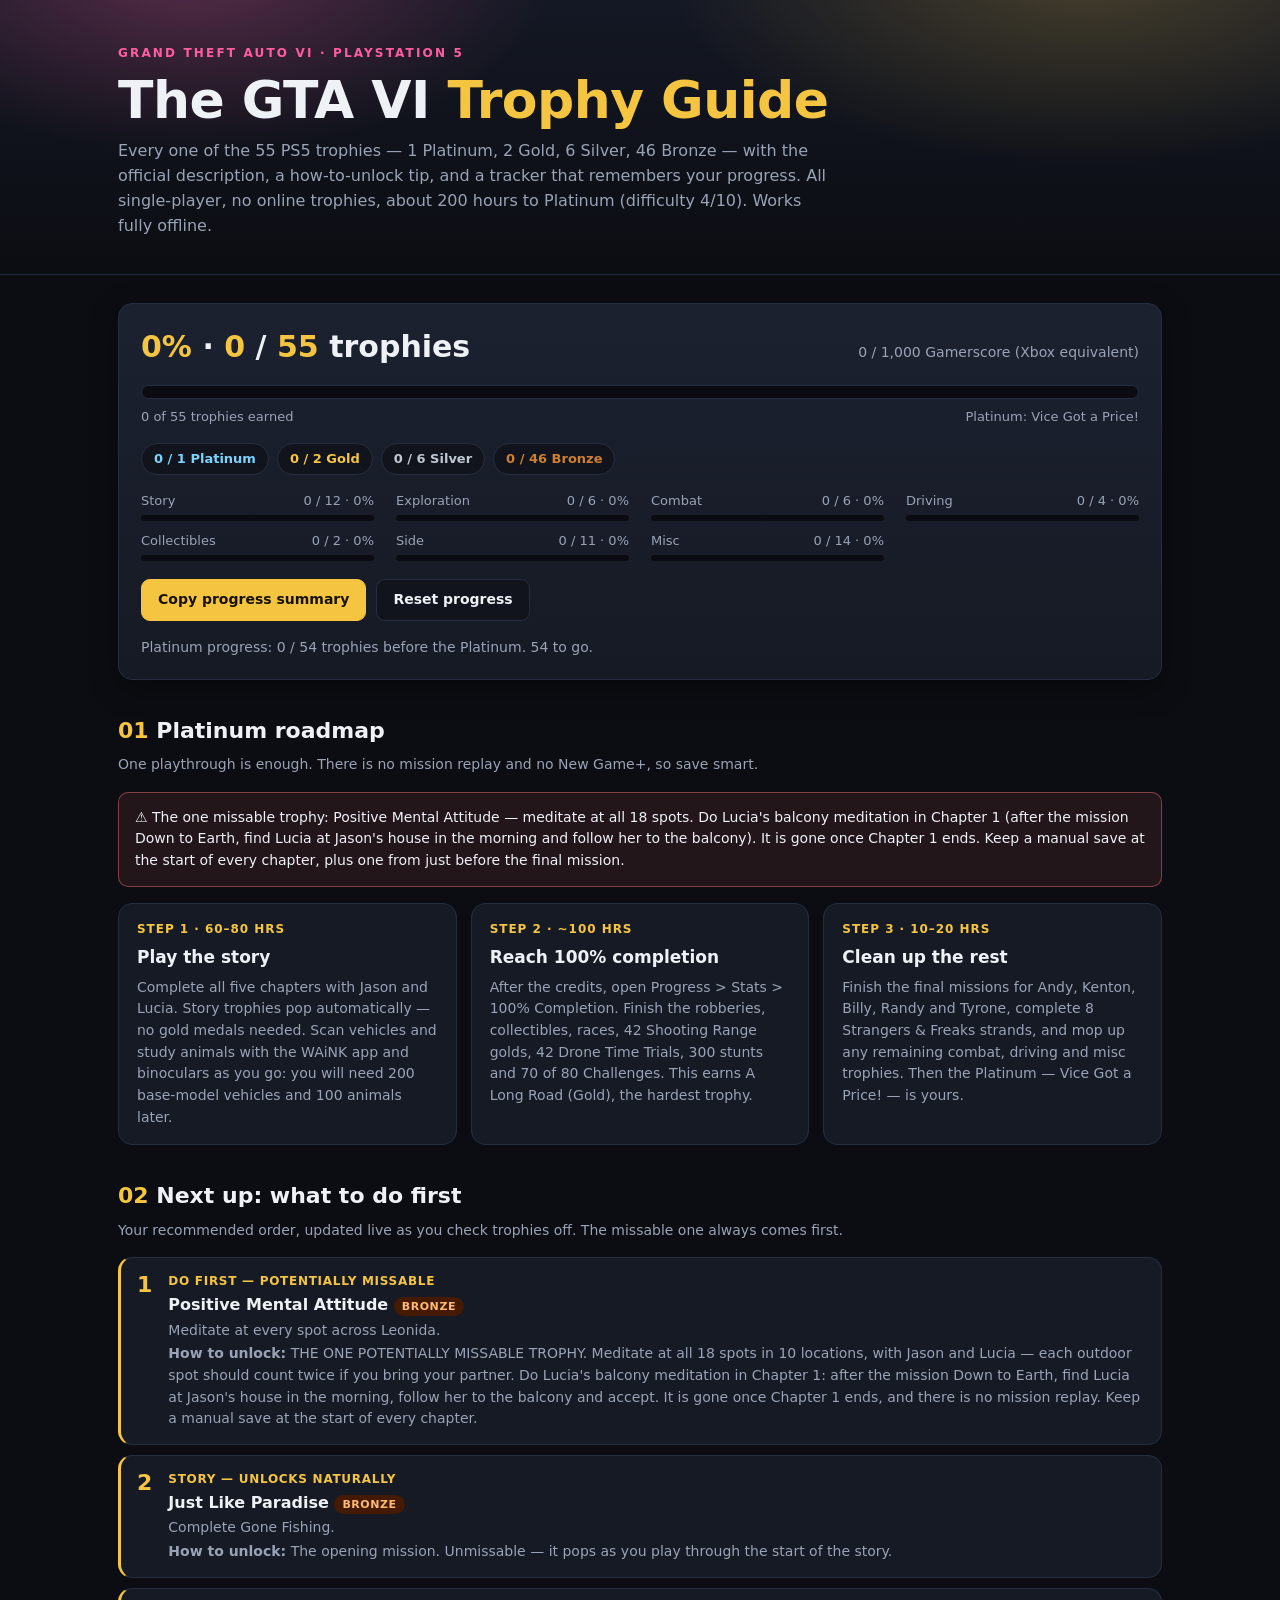
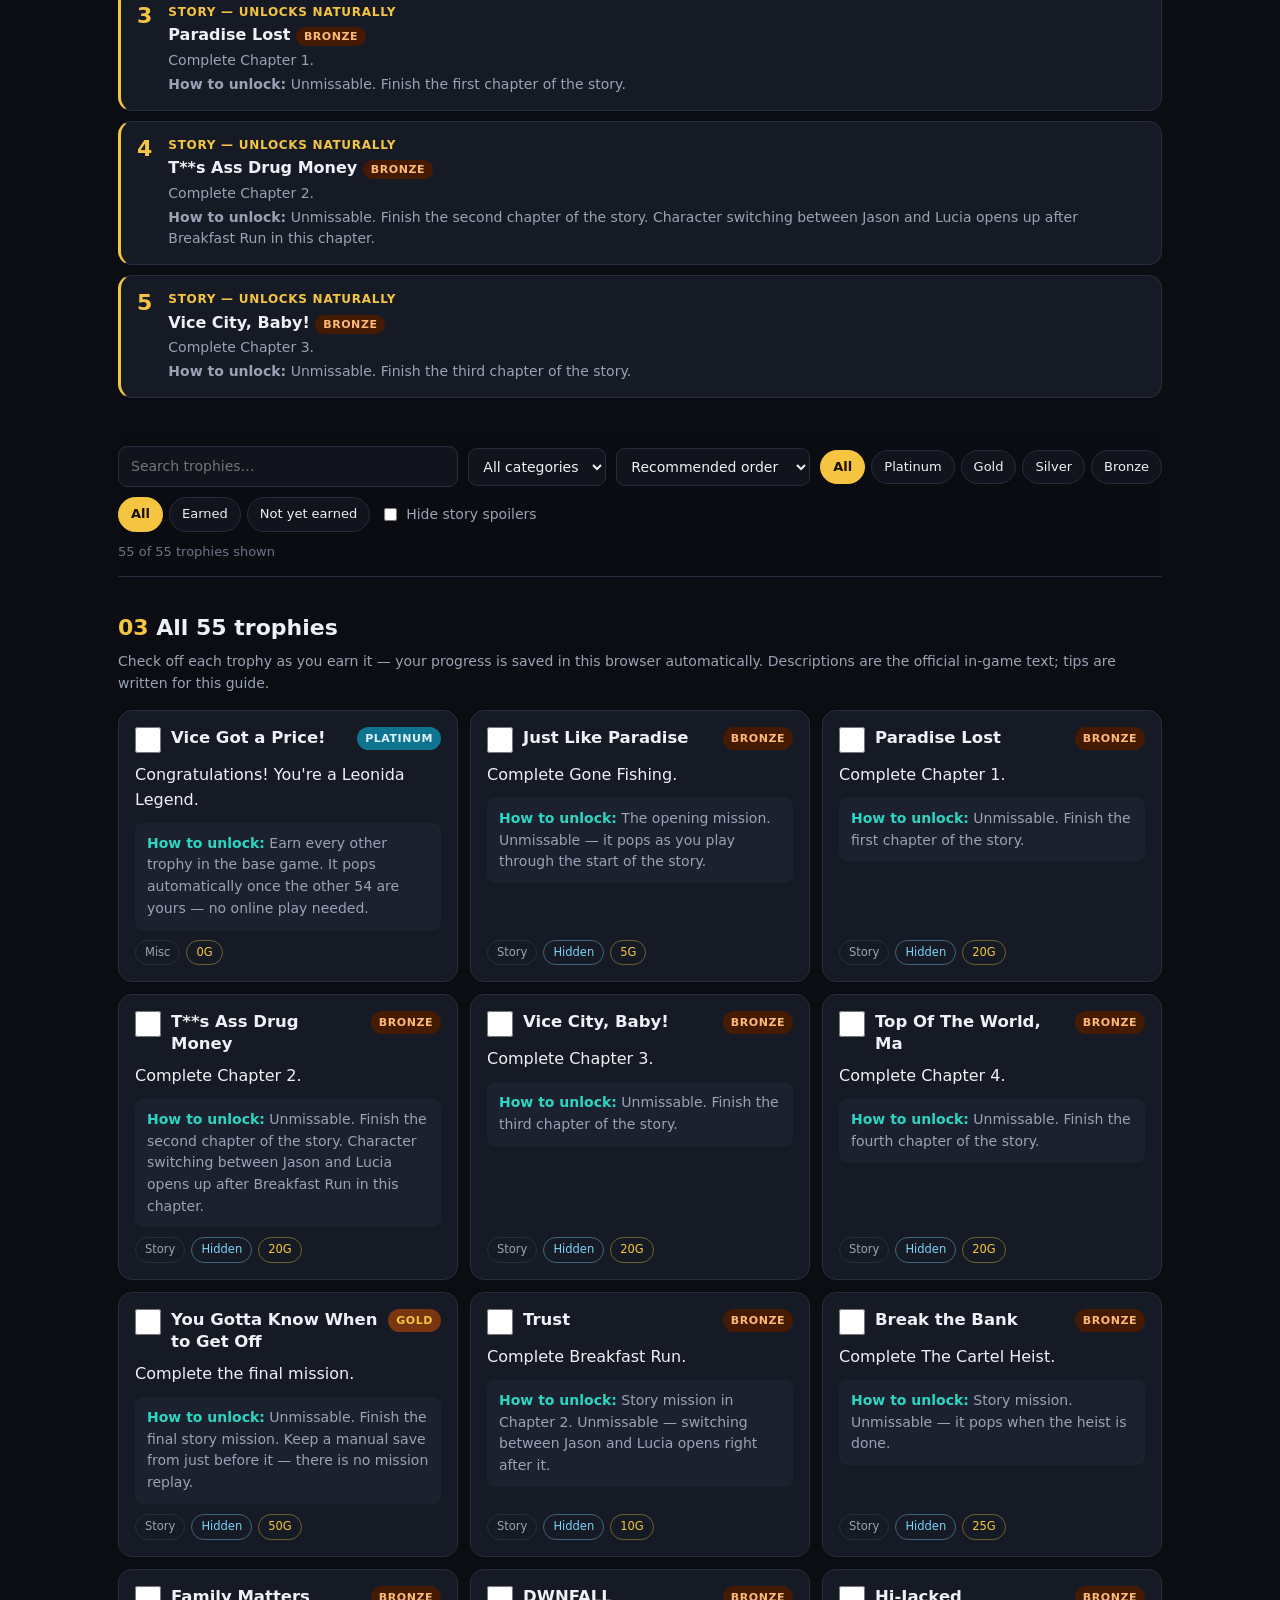
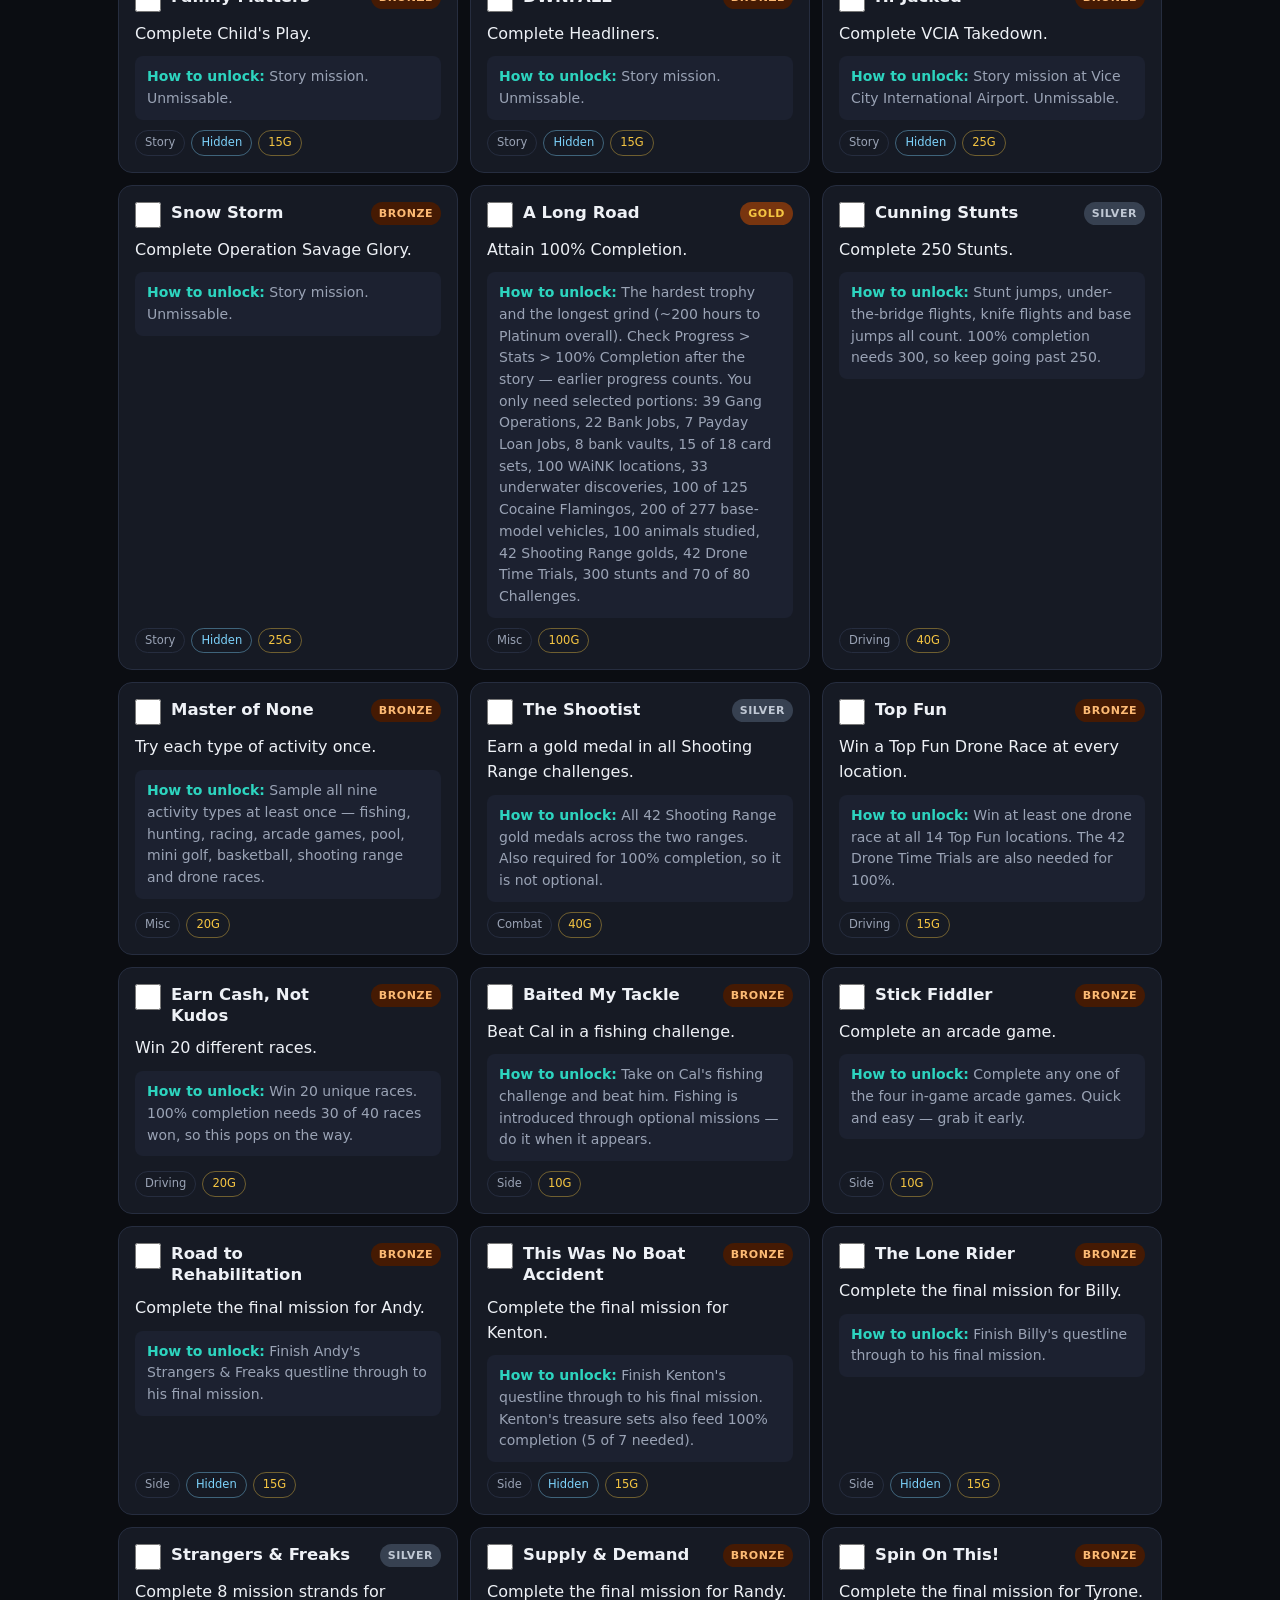
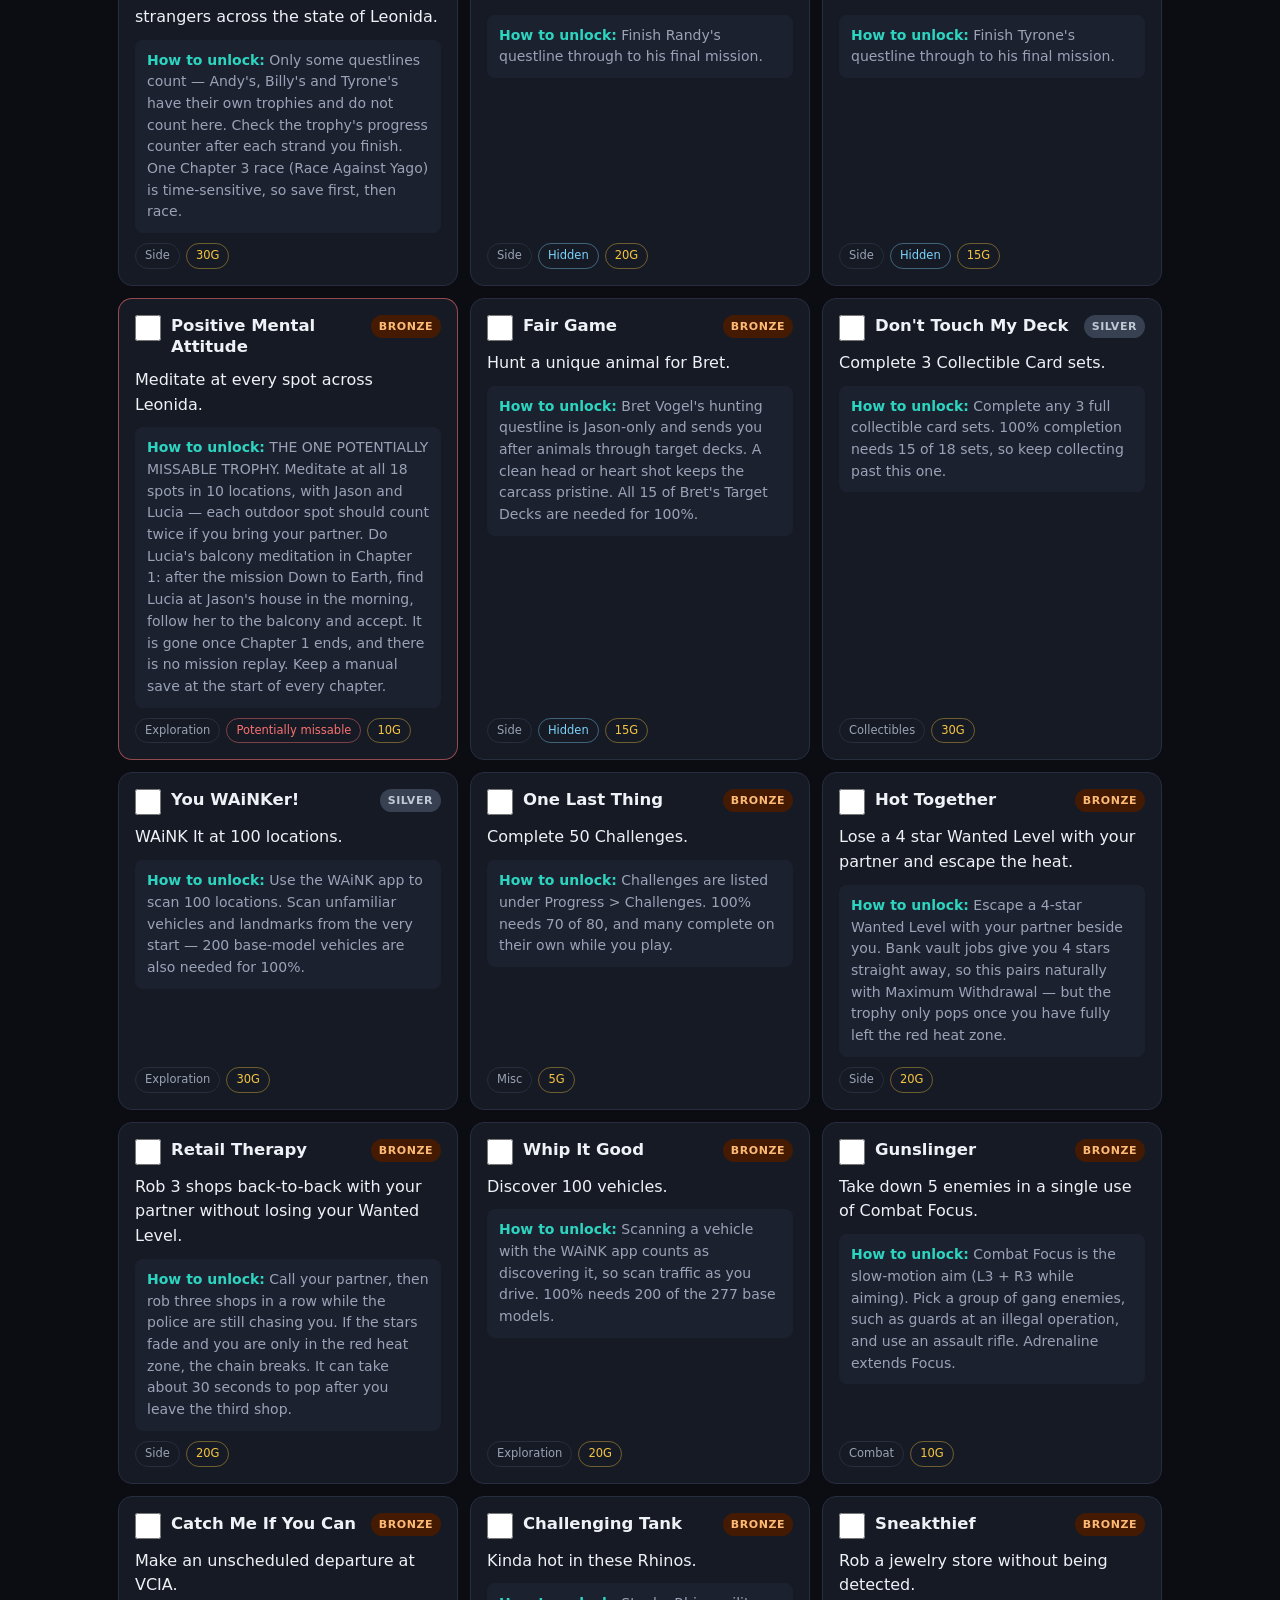
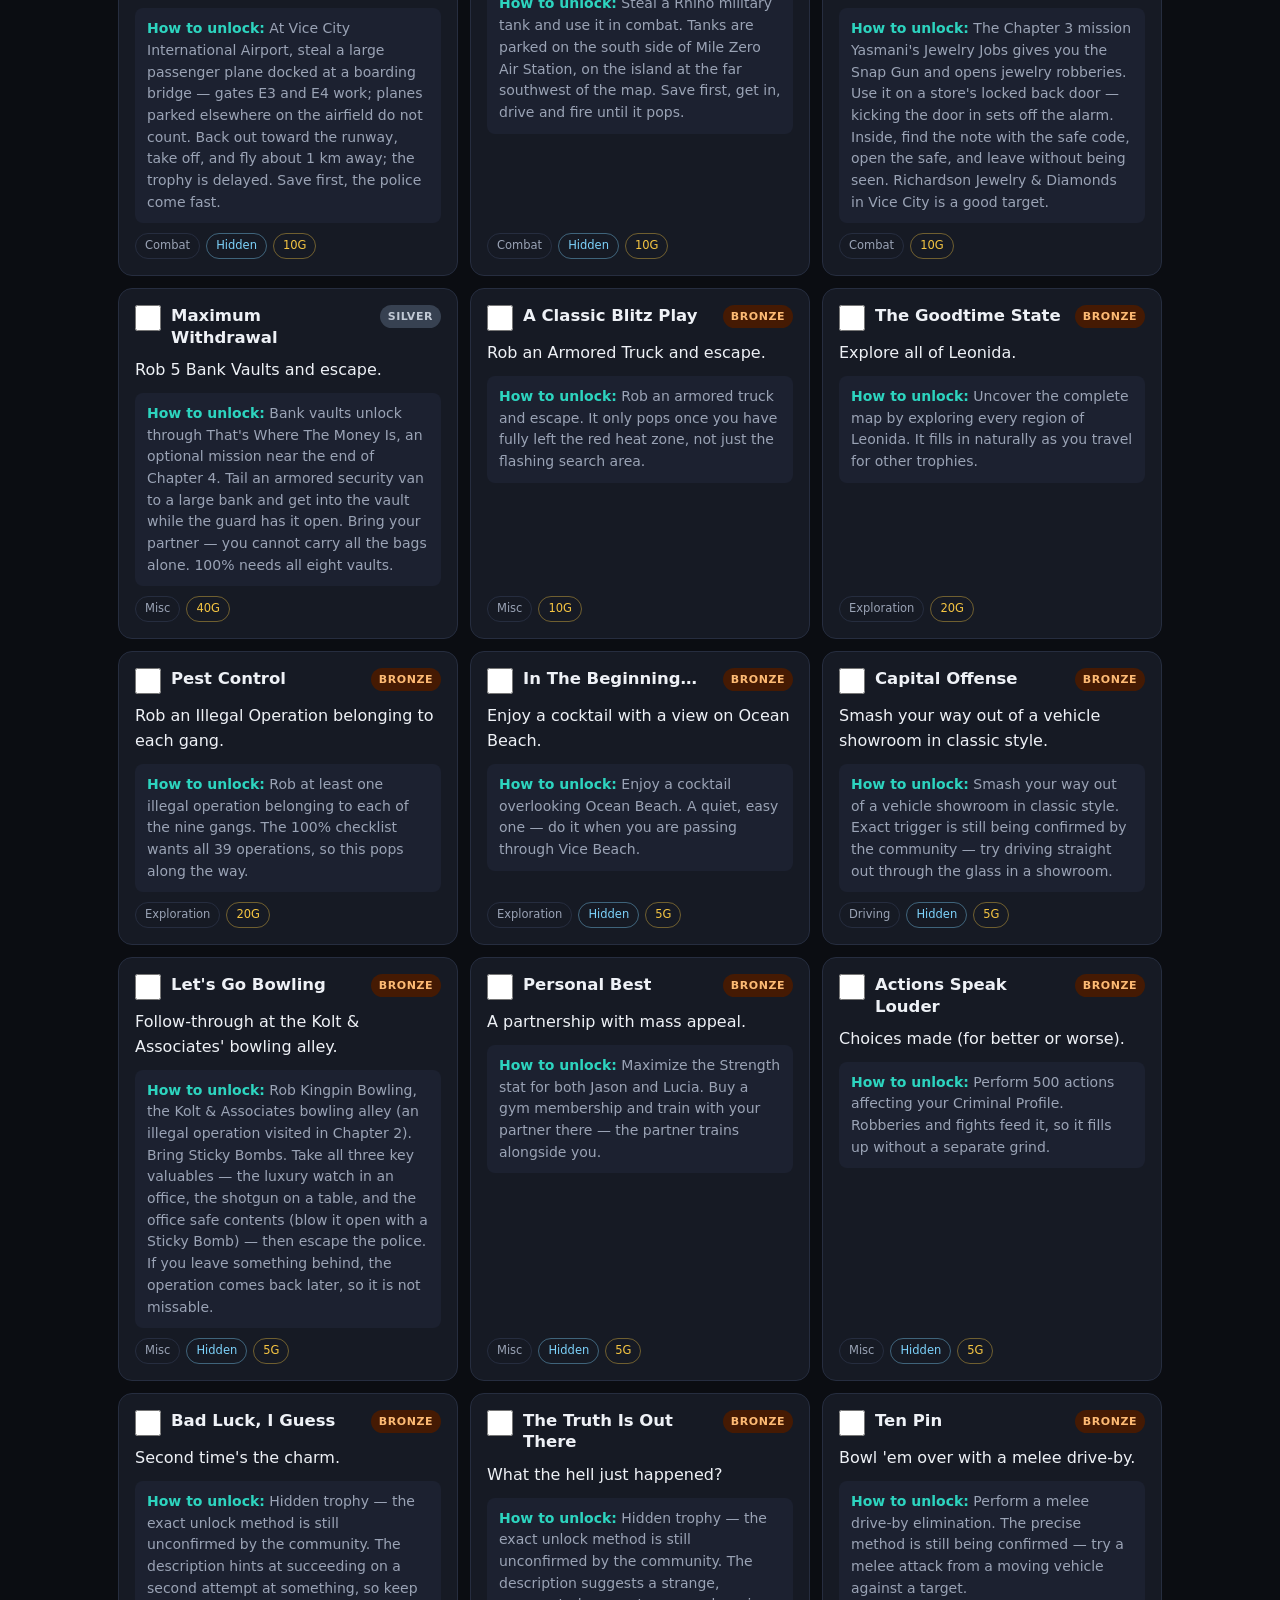
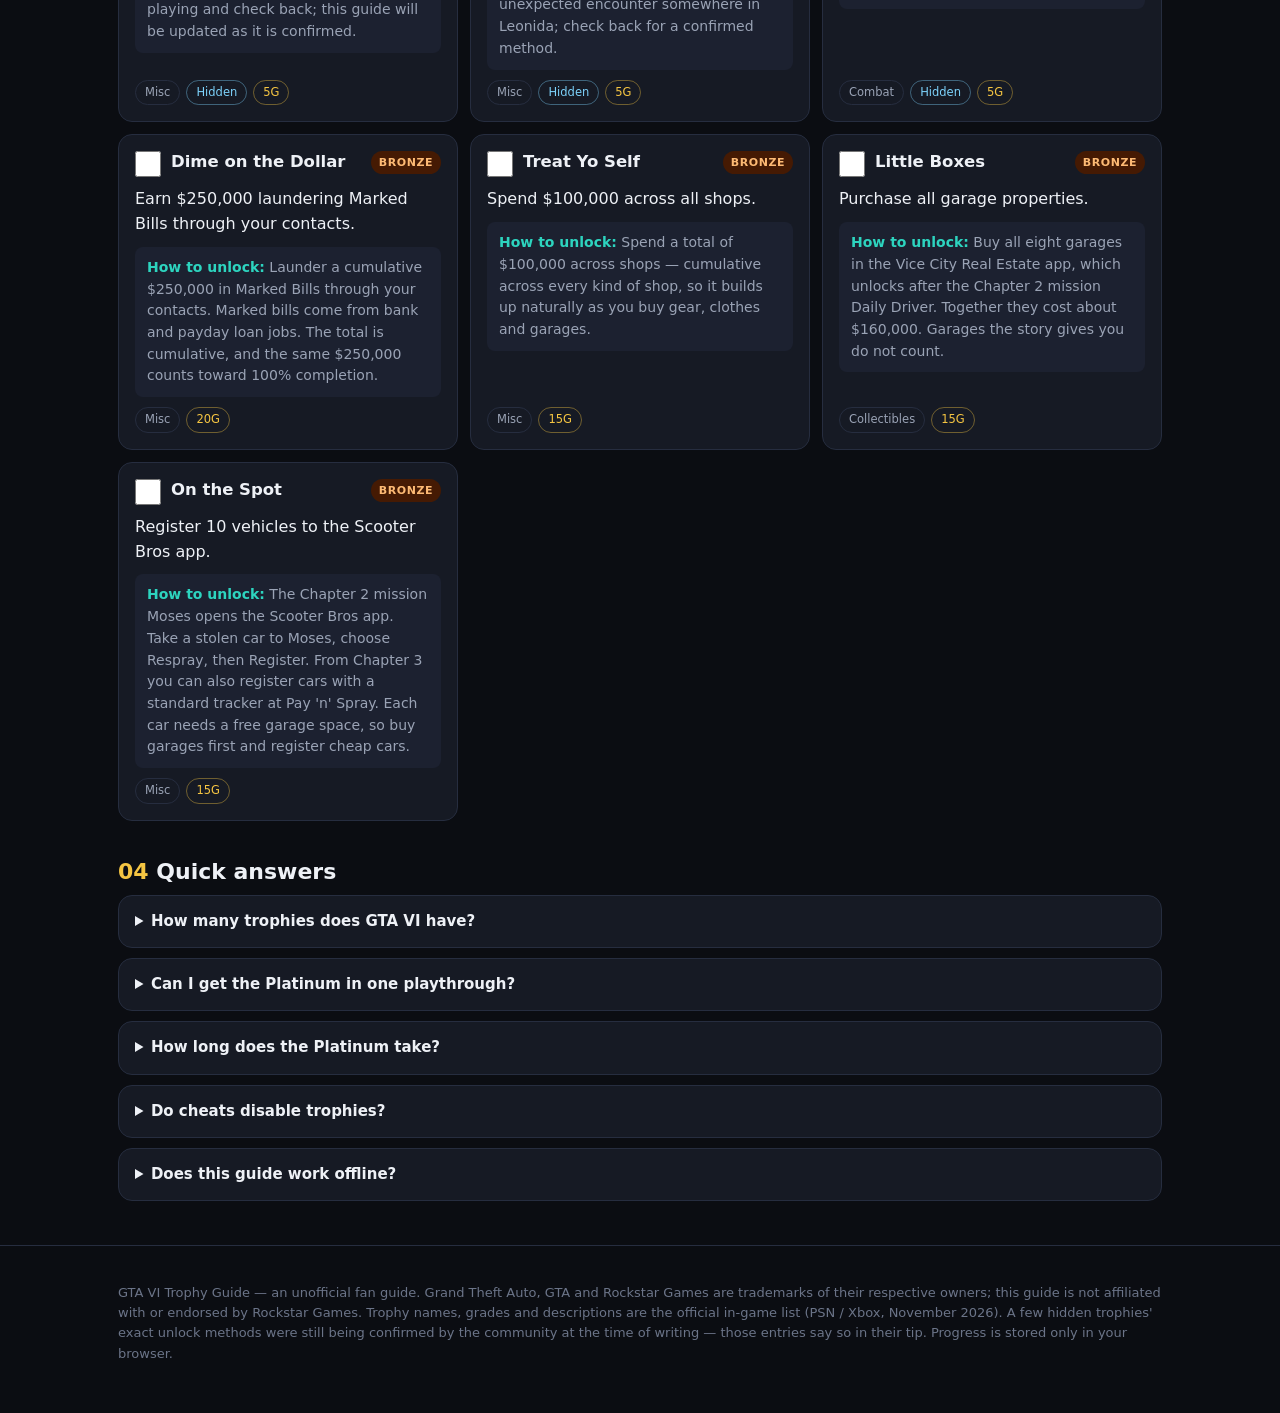
<file: app/index.html>
<!doctype html>
<html lang="en">
<head>
<meta charset="utf-8">
<meta name="viewport" content="width=device-width, initial-scale=1">
<title>GTA VI Trophy Guide — All 55 PS5 Trophies &amp; Tracker</title>
<meta name="description" content="The complete Grand Theft Auto VI trophy guide: all 55 PS5 trophies with official descriptions, grades, how-to-unlock tips, and a progress tracker that saves offline.">
<link rel="icon" href="data:,">
<link rel="stylesheet" href="style.css">
</head>
<body>
<header class="hero">
  <div class="wrap">
    <p class="eyebrow">Grand Theft Auto VI · PlayStation 5</p>
    <h1>The GTA VI <span class="gold">Trophy Guide</span></h1>
    <p class="sub">Every one of the 55 PS5 trophies — 1 Platinum, 2 Gold, 6 Silver, 46 Bronze — with the official description, a how-to-unlock tip, and a tracker that remembers your progress. All single-player, no online trophies, about 200 hours to Platinum (difficulty 4/10). Works fully offline.</p>
  </div>
</header>

<main class="wrap">
  <section class="progress-card" aria-label="Your trophy progress">
    <div class="progress-top">
      <div class="progress-big"><span id="pctBig">0%</span> · <span id="earnedCount">0</span> / <span id="totalCount">55</span> trophies</div>
      <div class="progress-points" id="pointsLabel">0 / 1,000 Gamerscore (Xbox equivalent)</div>
    </div>
    <div class="progress-bar" role="progressbar" aria-label="Trophy progress" aria-valuemin="0" aria-valuemax="100" aria-valuenow="0" id="progressBar"><div class="progress-fill" id="progressFill" style="width:0%"></div></div>
    <div class="bar-label"><span id="barLabel">0 of 55 trophies earned</span><span>Platinum: Vice Got a Price!</span></div>
    <div class="grade-chips" id="gradeChips"></div>
    <div class="cat-bars" id="catBars"></div>
    <div class="progress-actions">
      <button type="button" class="btn btn-gold" id="copyBtn">Copy progress summary</button>
      <button type="button" class="btn btn-danger" id="resetBtn">Reset progress</button>
    </div>
    <p class="plat-callout" id="platCallout"></p>
  </section>

  <section>
    <h2><span class="sec-num">01</span> Platinum roadmap</h2>
    <p class="sec-sub">One playthrough is enough. There is no mission replay and no New Game+, so save smart.</p>
    <div class="warn">⚠ The one missable trophy: Positive Mental Attitude — meditate at all 18 spots. Do Lucia's balcony meditation in Chapter 1 (after the mission Down to Earth, find Lucia at Jason's house in the morning and follow her to the balcony). It is gone once Chapter 1 ends. Keep a manual save at the start of every chapter, plus one from just before the final mission.</div>
    <div class="steps">
      <article class="step"><p class="step-label">Step 1 · 60–80 hrs</p><h3>Play the story</h3><p>Complete all five chapters with Jason and Lucia. Story trophies pop automatically — no gold medals needed. Scan vehicles and study animals with the WAiNK app and binoculars as you go: you will need 200 base-model vehicles and 100 animals later.</p></article>
      <article class="step"><p class="step-label">Step 2 · ~100 hrs</p><h3>Reach 100% completion</h3><p>After the credits, open Progress &gt; Stats &gt; 100% Completion. Finish the robberies, collectibles, races, 42 Shooting Range golds, 42 Drone Time Trials, 300 stunts and 70 of 80 Challenges. This earns A Long Road (Gold), the hardest trophy.</p></article>
      <article class="step"><p class="step-label">Step 3 · 10–20 hrs</p><h3>Clean up the rest</h3><p>Finish the final missions for Andy, Kenton, Billy, Randy and Tyrone, complete 8 Strangers &amp; Freaks strands, and mop up any remaining combat, driving and misc trophies. Then the Platinum — Vice Got a Price! — is yours.</p></article>
    </div>
  </section>

  <section>
    <h2><span class="sec-num">02</span> Next up: what to do first</h2>
    <p class="sec-sub">Your recommended order, updated live as you check trophies off. The missable one always comes first.</p>
    <ol class="next-list" id="nextList"></ol>
  </section>

  <div class="toolbar" role="search">
    <input type="search" id="search" placeholder="Search trophies…" aria-label="Search trophies">
    <select id="categorySelect" aria-label="Filter by category">
      <option value="all">All categories</option>
      <option>Story</option><option>Exploration</option><option>Combat</option>
      <option>Driving</option><option>Collectibles</option><option>Side</option><option>Misc</option>
    </select>
    <select id="sortSelect" aria-label="Sort trophies">
      <option value="default">Recommended order</option>
      <option value="name">Name (A–Z)</option>
      <option value="grade">Grade (Platinum first)</option>
      <option value="easiest">Easiest first</option>
    </select>
    <div class="pills" id="gradePills" role="group" aria-label="Filter by grade">
      <button type="button" class="pill active" data-grade="all">All</button>
      <button type="button" class="pill" data-grade="Platinum">Platinum</button>
      <button type="button" class="pill" data-grade="Gold">Gold</button>
      <button type="button" class="pill" data-grade="Silver">Silver</button>
      <button type="button" class="pill" data-grade="Bronze">Bronze</button>
    </div>
    <div class="pills" id="statusPills" role="group" aria-label="Filter by status">
      <button type="button" class="pill active" data-status="all">All</button>
      <button type="button" class="pill" data-status="earned">Earned</button>
      <button type="button" class="pill" data-status="unearned">Not yet earned</button>
    </div>
    <label class="spoiler-toggle"><input type="checkbox" id="spoilerToggle"> Hide story spoilers</label>
    <p class="result-count" id="resultCount">55 of 55 trophies shown</p>
  </div>

  <section>
    <h2><span class="sec-num">03</span> All 55 trophies</h2>
    <p class="sec-sub">Check off each trophy as you earn it — your progress is saved in this browser automatically. Descriptions are the official in-game text; tips are written for this guide.</p>
    <div class="grid" id="grid"></div>
    <p class="empty-state" id="emptyState" hidden>No trophies match. Try a different search or clear the filters.</p>
  </section>

  <section>
    <h2><span class="sec-num">04</span> Quick answers</h2>
    <div class="faq">
      <details><summary>How many trophies does GTA VI have?</summary><p>55 on PS5: 1 Platinum, 2 Gold, 6 Silver and 46 Bronze. The same 55 exist as Xbox achievements worth 1,000 Gamerscore. 28 of them are hidden until you unlock them.</p></details>
      <details><summary>Can I get the Platinum in one playthrough?</summary><p>Yes. Every trophy is single-player and there are no online trophies. The only risk is Positive Mental Attitude, which is potentially missable in Chapter 1 — keep manual saves at the start of each chapter.</p></details>
      <details><summary>How long does the Platinum take?</summary><p>About 200 hours, at difficulty 4/10. It is long, not hard: the time goes to 100% completion (A Long Road), 250+ stunts, collectibles and the 42 Shooting Range gold medals. There are no difficulty trophies and no mission medals.</p></details>
      <details><summary>Do cheats disable trophies?</summary><p>Yes — cheats switch off trophies and saving while active, so never use them on your trophy save. Cheats only become available after the story anyway.</p></details>
      <details><summary>Does this guide work offline?</summary><p>Yes. It is a static page with no network requests at all — no CDN, no fonts, no images, no analytics. Your checkmarks are stored in this browser's local storage, so they survive reloads.</p></details>
    </div>
  </section>
</main>

<footer>
  <div class="wrap">
    <p>GTA VI Trophy Guide — an unofficial fan guide. Grand Theft Auto, GTA and Rockstar Games are trademarks of their respective owners; this guide is not affiliated with or endorsed by Rockstar Games. Trophy names, grades and descriptions are the official in-game list (PSN / Xbox, November 2026). A few hidden trophies' exact unlock methods were still being confirmed by the community at the time of writing — those entries say so in their tip. Progress is stored only in your browser.</p>
  </div>
</footer>

<script type="module" src="./app.js"></script>
</body>
</html>
</file>
<file: app/style.css>
:root {
  --bg: #0b0d12;
  --bg2: #11141c;
  --card: #161a24;
  --card2: #1c2130;
  --line: #262d3f;
  --text: #eef1f6;
  --muted: #9aa3b5;
  --dim: #6b7488;
  --gold: #f5c542;
  --gold-dim: #b98f1d;
  --pink: #ff5da2;
  --teal: #2dd4bf;
  --bronze: #cd7f32;
  --silver: #c0c8d4;
  --plat: #7dd3fc;
  --green: #34d399;
  --red: #f87171;
  --radius: 14px;
}

* { box-sizing: border-box; }

body {
  margin: 0;
  background: var(--bg);
  color: var(--text);
  font-family: "Segoe UI", system-ui, -apple-system, Roboto, "Helvetica Neue", Arial, sans-serif;
  line-height: 1.55;
}

.wrap {
  max-width: 1080px;
  margin: 0 auto;
  padding: 0 18px;
}

/* ---------- Hero ---------- */
.hero {
  background:
    radial-gradient(600px 300px at 15% -10%, rgba(255, 93, 162, 0.28), transparent 60%),
    radial-gradient(700px 320px at 85% -10%, rgba(245, 197, 66, 0.22), transparent 60%),
    linear-gradient(180deg, #141824, var(--bg));
  border-bottom: 1px solid var(--line);
  padding: 44px 0 36px;
}

.eyebrow {
  color: var(--pink);
  font-weight: 700;
  letter-spacing: 0.18em;
  text-transform: uppercase;
  font-size: 12px;
  margin: 0 0 10px;
}

.hero h1 {
  margin: 0 0 12px;
  font-size: clamp(30px, 5vw, 52px);
  line-height: 1.05;
  letter-spacing: -0.01em;
}

.hero h1 .gold { color: var(--gold); }

.hero .sub {
  color: var(--muted);
  max-width: 720px;
  font-size: 16px;
  margin: 0;
}

/* ---------- Sections ---------- */
main section { margin-top: 34px; }

h2 {
  font-size: 22px;
  margin: 0 0 6px;
}

.sec-num { color: var(--gold); }

.sec-sub {
  color: var(--muted);
  font-size: 14px;
  margin: 0 0 16px;
}

/* ---------- Progress card ---------- */
.progress-card {
  background: linear-gradient(180deg, var(--card2), var(--card));
  border: 1px solid var(--line);
  border-radius: var(--radius);
  padding: 20px 22px;
  margin-top: 28px;
  box-shadow: 0 8px 28px rgba(0, 0, 0, 0.35);
}

.progress-top {
  display: flex;
  flex-wrap: wrap;
  gap: 8px 20px;
  align-items: baseline;
  justify-content: space-between;
}

.progress-big {
  font-size: 30px;
  font-weight: 800;
}

.progress-big span { color: var(--gold); }

.progress-points {
  color: var(--muted);
  font-size: 14px;
}

.progress-bar {
  height: 14px;
  background: #0a0c11;
  border: 1px solid var(--line);
  border-radius: 999px;
  overflow: hidden;
  margin-top: 14px;
}

.progress-fill {
  height: 100%;
  background: linear-gradient(90deg, var(--gold-dim), var(--gold));
  border-radius: 999px;
  transition: width 0.35s ease;
}

.bar-label {
  display: flex;
  justify-content: space-between;
  gap: 12px;
  color: var(--muted);
  font-size: 13px;
  margin-top: 8px;
}

.grade-chips {
  display: flex;
  flex-wrap: wrap;
  gap: 8px;
  margin-top: 16px;
}

.grade-chip {
  padding: 5px 12px;
  border-radius: 999px;
  border: 1px solid var(--line);
  background: var(--bg2);
  font-size: 13px;
  font-weight: 600;
}

.grade-chip.grade-platinum { color: var(--plat); }
.grade-chip.grade-gold { color: var(--gold); }
.grade-chip.grade-silver { color: var(--silver); }
.grade-chip.grade-bronze { color: var(--bronze); }

.cat-bars {
  display: grid;
  grid-template-columns: repeat(auto-fit, minmax(220px, 1fr));
  gap: 10px 22px;
  margin-top: 16px;
}

.cat-label {
  display: flex;
  justify-content: space-between;
  font-size: 13px;
  color: var(--muted);
  margin-bottom: 4px;
}

.cat-track {
  height: 6px;
  background: #0a0c11;
  border-radius: 999px;
  overflow: hidden;
}

.cat-fill {
  height: 100%;
  background: var(--teal);
  border-radius: 999px;
  transition: width 0.35s ease;
}

.progress-actions {
  display: flex;
  flex-wrap: wrap;
  gap: 10px;
  margin-top: 18px;
}

.plat-callout {
  color: var(--muted);
  font-size: 14px;
  margin: 16px 0 0;
}

/* ---------- Buttons ---------- */
.btn {
  background: var(--bg2);
  color: var(--text);
  border: 1px solid var(--line);
  border-radius: 9px;
  padding: 9px 16px;
  font: inherit;
  font-size: 14px;
  font-weight: 600;
  cursor: pointer;
}

.btn:hover { border-color: var(--gold-dim); }

.btn-gold {
  background: var(--gold);
  color: #171204;
  border-color: var(--gold);
}

.btn-gold:hover { background: #ffd65e; }

.btn-danger:hover { border-color: var(--red); color: var(--red); }

.btn-danger.armed {
  background: rgba(248, 113, 113, 0.18);
  border-color: var(--red);
  color: var(--red);
}

/* ---------- Warning / roadmap ---------- */
.warn {
  background: rgba(248, 113, 113, 0.1);
  border: 1px solid rgba(248, 113, 113, 0.45);
  border-radius: 10px;
  padding: 14px 16px;
  font-size: 14px;
  margin-bottom: 16px;
}

.steps {
  display: grid;
  grid-template-columns: repeat(auto-fit, minmax(240px, 1fr));
  gap: 14px;
}

.step {
  background: var(--card);
  border: 1px solid var(--line);
  border-radius: var(--radius);
  padding: 16px 18px;
}

.step-label {
  color: var(--gold);
  font-size: 12px;
  font-weight: 700;
  letter-spacing: 0.08em;
  text-transform: uppercase;
  margin: 0 0 6px;
}

.step h3 {
  margin: 0 0 6px;
  font-size: 17px;
}

.step p:last-child {
  margin: 0;
  color: var(--muted);
  font-size: 14px;
}

/* ---------- Next Up ---------- */
.next-list {
  list-style: none;
  margin: 0;
  padding: 0;
  display: grid;
  gap: 10px;
}

.next-item {
  display: flex;
  gap: 16px;
  align-items: flex-start;
  background: var(--card);
  border: 1px solid var(--line);
  border-left: 3px solid var(--gold);
  border-radius: var(--radius);
  padding: 14px 16px;
  cursor: pointer;
}

.next-item:hover {
  border-color: var(--gold);
  box-shadow: 0 4px 18px rgba(0, 0, 0, 0.35);
}

.next-item:focus-visible {
  outline: 2px solid var(--gold);
  outline-offset: 2px;
}

.next-rank {
  font-size: 22px;
  font-weight: 800;
  color: var(--gold);
  line-height: 1.2;
  flex: 0 0 auto;
}

.next-body {
  display: flex;
  flex-direction: column;
  gap: 2px;
  min-width: 0;
}

.next-why {
  color: var(--gold);
  font-size: 12px;
  font-weight: 700;
  letter-spacing: 0.06em;
  text-transform: uppercase;
}

.next-name {
  font-size: 16px;
  font-weight: 700;
}

.next-desc, .next-tip {
  color: var(--muted);
  font-size: 14px;
}

.next-done {
  background: var(--card);
  border: 1px solid var(--line);
  border-radius: var(--radius);
  padding: 16px 18px;
  color: var(--green);
  font-weight: 600;
}

/* ---------- Toolbar ---------- */
.toolbar {
  position: sticky;
  top: 0;
  z-index: 20;
  background: rgba(11, 13, 18, 0.97);
  border-bottom: 1px solid var(--line);
  padding: 14px 0;
  margin-top: 34px;
  display: flex;
  flex-wrap: wrap;
  gap: 10px;
  align-items: center;
}

.toolbar input[type="search"] {
  flex: 1;
  min-width: 220px;
  background: var(--bg2);
  color: var(--text);
  border: 1px solid var(--line);
  border-radius: 9px;
  padding: 9px 12px;
  font: inherit;
  font-size: 14px;
}

.toolbar select {
  background: var(--bg2);
  color: var(--text);
  border: 1px solid var(--line);
  border-radius: 9px;
  padding: 9px 10px;
  font: inherit;
  font-size: 14px;
}

.pills {
  display: flex;
  flex-wrap: wrap;
  gap: 6px;
}

.pill {
  background: var(--bg2);
  color: var(--text);
  border: 1px solid var(--line);
  border-radius: 999px;
  padding: 6px 12px;
  font: inherit;
  font-size: 13px;
  cursor: pointer;
}

.pill.active {
  background: var(--gold);
  color: #171204;
  border-color: var(--gold);
  font-weight: 700;
}

.spoiler-toggle {
  display: inline-flex;
  align-items: center;
  gap: 6px;
  font-size: 14px;
  color: var(--muted);
  cursor: pointer;
}

.spoiler-toggle input { accent-color: var(--gold); }

.result-count {
  width: 100%;
  margin: 0;
  color: var(--dim);
  font-size: 13px;
}

/* ---------- Trophy grid ---------- */
.grid {
  display: grid;
  grid-template-columns: repeat(auto-fill, minmax(300px, 1fr));
  gap: 12px;
}

.card {
  background: var(--card);
  border: 1px solid var(--line);
  border-radius: var(--radius);
  padding: 16px;
  display: flex;
  flex-direction: column;
  gap: 10px;
}

.card:hover {
  border-color: rgba(245, 197, 66, 0.55);
  box-shadow: 0 4px 18px rgba(0, 0, 0, 0.35);
}

.card.earned {
  border-color: rgba(52, 211, 153, 0.6);
  background: rgba(52, 211, 153, 0.06);
}

.card.missable {
  border-color: rgba(248, 113, 113, 0.55);
}

.card.flash {
  outline: 2px solid var(--gold);
  box-shadow: 0 0 0 4px rgba(245, 197, 66, 0.25), 0 4px 18px rgba(0, 0, 0, 0.4);
}

.card-top {
  display: flex;
  align-items: flex-start;
  gap: 10px;
}

.check {
  width: 26px;
  height: 26px;
  flex: 0 0 auto;
  accent-color: var(--green);
  cursor: pointer;
  margin: 0;
}

.card h3 {
  margin: 0;
  font-size: 16.5px;
  line-height: 1.3;
  flex: 1;
  min-width: 0;
}

.card.earned h3 { color: var(--green); }

.earned-mark { color: var(--green); }

.badge {
  flex: 0 0 auto;
  font-size: 11px;
  font-weight: 800;
  text-transform: uppercase;
  letter-spacing: 0.05em;
  border-radius: 999px;
  padding: 3px 8px;
  white-space: nowrap;
}

.badge.platinum { background: #0e7490; color: #e0f2fe; }
.badge.gold { background: #78350f; color: var(--gold); }
.badge.silver { background: #374151; color: var(--silver); }
.badge.bronze { background: #451a03; color: #fdba74; }

.card .desc { margin: 0; }

.card .tip {
  margin: 0;
  color: var(--muted);
  font-size: 14px;
  background: var(--card2);
  border-radius: 8px;
  padding: 10px 12px;
}

.card .tip strong { color: var(--teal); }

.meta {
  display: flex;
  flex-wrap: wrap;
  gap: 6px;
  margin-top: auto;
}

.tag {
  font-size: 11.5px;
  padding: 3px 9px;
  border-radius: 999px;
  border: 1px solid var(--line);
  color: var(--muted);
}

.tag-hidden { color: var(--plat); border-color: rgba(125, 211, 252, 0.4); }
.tag-missable { color: var(--red); border-color: rgba(248, 113, 113, 0.45); }
.tag-points { color: var(--gold); border-color: rgba(245, 197, 66, 0.4); }

.spoiler-blur {
  filter: blur(5px);
  user-select: none;
  pointer-events: none;
}

.empty-state {
  color: var(--muted);
  text-align: center;
  padding: 28px 0;
}

.load-error {
  color: var(--red);
  background: var(--card);
  border: 1px solid rgba(248, 113, 113, 0.45);
  border-radius: var(--radius);
  padding: 16px 18px;
  grid-column: 1 / -1;
}

/* ---------- FAQ ---------- */
.faq { display: grid; gap: 10px; }

.faq details {
  background: var(--card);
  border: 1px solid var(--line);
  border-radius: var(--radius);
  padding: 14px 16px;
}

.faq summary {
  font-weight: 700;
  cursor: pointer;
  font-size: 15px;
}

.faq details p {
  margin: 10px 0 0;
  color: var(--muted);
  font-size: 14px;
}

/* ---------- Footer ---------- */
footer {
  border-top: 1px solid var(--line);
  margin-top: 44px;
  padding: 24px 0 36px;
  color: var(--dim);
  font-size: 13px;
}

/* ---------- Mobile ---------- */
@media (max-width: 560px) {
  .hero { padding: 28px 0 24px; }
  .progress-big { font-size: 25px; }
  .toolbar { position: static; }
  .bar-label { flex-direction: column; gap: 2px; overflow-wrap: anywhere; }
}
</file>
